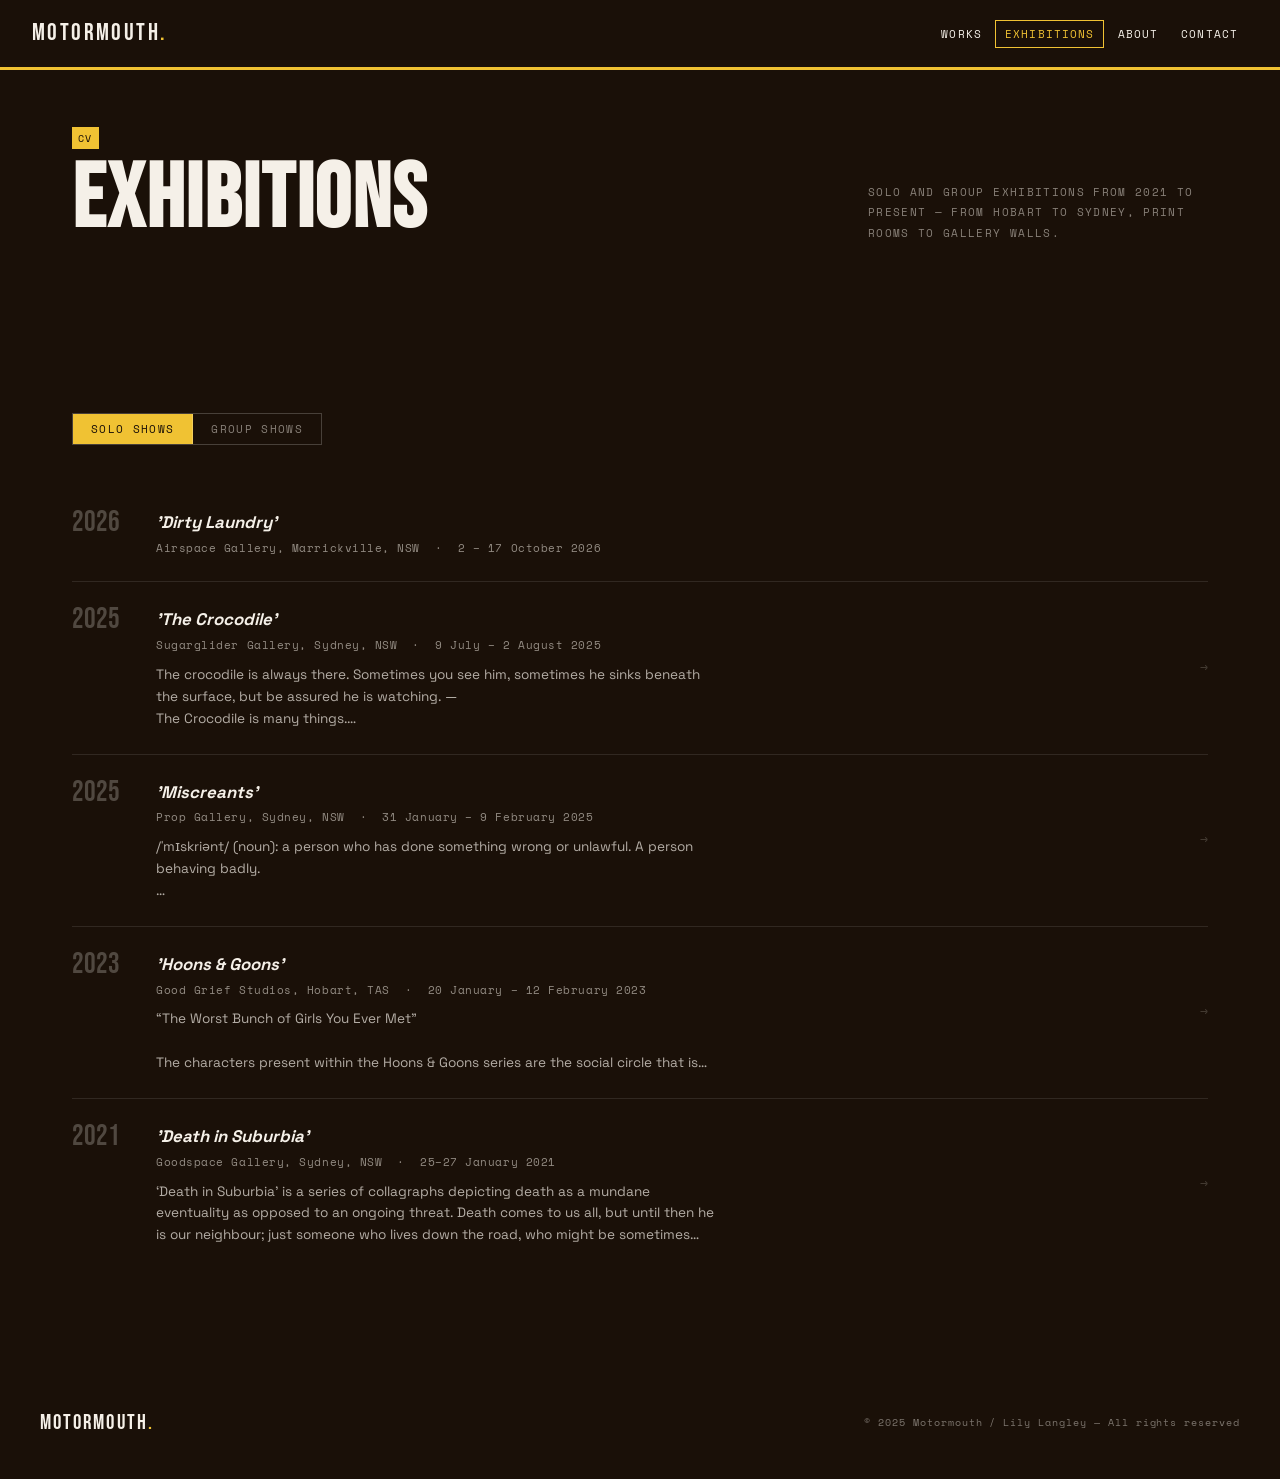
<file: exhibitions.html>
<!DOCTYPE html>
<html lang="en">
<head>
  <meta charset="UTF-8" />
  <meta name="viewport" content="width=device-width, initial-scale=1.0" />
  <title>Exhibitions — Motormouth</title>
  <link rel="preconnect" href="https://fonts.googleapis.com" />
  <link rel="preconnect" href="https://fonts.gstatic.com" crossorigin />
  <link href="https://fonts.googleapis.com/css2?family=Bebas+Neue&family=Space+Grotesk:wght@300;400;500;700&family=Space+Mono:ital,wght@0,400;0,700;1,400&display=swap" rel="stylesheet" />
  <link rel="stylesheet" href="style.css" />
  <style>
    .exh-item { cursor: default; }
    .exh-item.linked {
      cursor: pointer; text-decoration: none; display: grid;
      grid-template-columns: auto 1fr auto;
      gap: 1.5rem; align-items: start;
      padding: 1.5rem 0; border-bottom: 1px solid rgba(255,255,255,0.1);
      transition: background 0.15s, padding-left 0.15s;
    }
    .exh-item.linked:last-child { border-bottom: none; }
    .exh-item.linked:hover { padding-left: 0.75rem; }
    .exh-item.linked:hover .exh-name { color: var(--yellow); }
    .exh-item.linked:hover .exh-year { color: rgba(245,240,232,0.5); }
    .exh-item.linked .exh-arrow {
      align-self: center; font-family: 'Space Mono', monospace; font-size: 0.8rem;
      color: rgba(245,240,232,0.2); transition: color 0.15s, transform 0.15s;
    }
    .exh-item.linked:hover .exh-arrow { color: var(--yellow); transform: translateX(4px); }
  </style>
</head>
<body>

  <nav id="nav">
    <a href="index.html" class="nav-logo">Motormouth<span>.</span></a>
    <button class="nav-burger" id="burgerBtn" aria-label="Menu">
      <span></span><span></span><span></span>
    </button>
    <ul class="nav-links" id="navLinks">
      <li><a href="works.html">Works</a></li>
      <li><a href="exhibitions.html" class="active">Exhibitions</a></li>
      <li><a href="index.html#about">About</a></li>
      <li><a href="index.html#contact">Contact</a></li>
    </ul>
  </nav>

  <div class="page-header">
    <div class="page-header-inner">
      <div>
        <span class="tag yellow">CV</span>
        <h1 class="section-title" style="margin-top:0.5rem">Exhibitions</h1>
      </div>
      <p class="page-header-sub">
        Solo and group exhibitions from 2021 to present — from Hobart to Sydney, print rooms to gallery walls.
      </p>
    </div>
  </div>

  <section id="exhibitions">
    <div class="container">

      <div class="exh-tabs reveal">
        <button class="exh-tab active" data-tab="solo">Solo Shows</button>
        <button class="exh-tab" data-tab="group">Group Shows</button>
      </div>

      <div class="exh-list active" id="tab-solo">
        <!-- rendered by JS -->
      </div>

      <div class="exh-list" id="tab-group">
        <!-- rendered by JS -->
      </div>

    </div>
  </section>

  <footer>
    <a href="index.html" class="footer-logo">Motormouth<span>.</span></a>
    <div class="footer-copy">© 2025 Motormouth / Lily Langley — All rights reserved</div>
  </footer>

  <script>
    document.getElementById('burgerBtn').addEventListener('click', () => {
      document.getElementById('navLinks').classList.toggle('open');
    });

    document.querySelectorAll('.exh-tab').forEach(tab => {
      tab.addEventListener('click', () => {
        document.querySelectorAll('.exh-tab').forEach(t => t.classList.remove('active'));
        document.querySelectorAll('.exh-list').forEach(l => l.classList.remove('active'));
        tab.classList.add('active');
        document.getElementById('tab-' + tab.dataset.tab).classList.add('active');
        observeReveal();
      });
    });

    const io = new IntersectionObserver(entries => {
      entries.forEach(e => {
        if (e.isIntersecting) { e.target.classList.add('visible'); io.unobserve(e.target); }
      });
    }, { threshold: 0.1 });

    function observeReveal() {
      document.querySelectorAll('.reveal:not(.visible)').forEach(el => io.observe(el));
    }

    function renderExhibitions(exhibitions) {
      const solo  = exhibitions.filter(e => e.type === 'solo');
      const group = exhibitions.filter(e => e.type === 'group');

      document.getElementById('tab-solo').innerHTML  = buildList(solo);
      document.getElementById('tab-group').innerHTML = buildList(group);
      observeReveal();
    }

    function isUpcoming(ex) {
      // Parse the end date from the dates string, e.g. "2 – 17 October 2025" or "9 July – 2 August 2025"
      const today = new Date(); today.setHours(0,0,0,0);
      const str = ex.dates || '';
      // Try to extract the last date portion (end date)
      const months = { january:0,february:1,march:2,april:3,may:4,june:5,july:6,august:7,september:8,october:9,november:10,december:11 };
      // Match patterns like "9 July – 2 August 2025" or "2 – 17 October 2025"
      const m = str.match(/(\d{1,2})\s+([A-Za-z]+)\s+(\d{4})$/);
      if (m) {
        const month = months[m[2].toLowerCase()];
        if (month !== undefined) {
          const end = new Date(parseInt(m[3]), month, parseInt(m[1]));
          return end >= today;
        }
      }
      // Fallback to JSON field
      return !!ex.upcoming;
    }

    function buildList(items) {
      if (!items.length) return '<p style="font-family:\'Space Mono\',monospace;font-size:.7rem;opacity:.4;padding:2rem 0;letter-spacing:.08em;text-transform:uppercase">None yet.</p>';

      const upcoming = items.filter(e => isUpcoming(e));
      const past     = items.filter(e => !isUpcoming(e));
      let html = '';

      if (upcoming.length) {
        html += '<p class="exh-section-label reveal">Upcoming</p>';
        html += upcoming.map(exhRow).join('');
        if (past.length) html += '<p class="exh-section-label reveal" style="margin-top:2.5rem">Past</p>';
      }
      html += past.map(exhRow).join('');
      return html;
    }

    function exhRow(ex) {
      const venueLine = `${esc(ex.venue)}, ${esc(ex.city||'')} &nbsp;·&nbsp; ${esc(ex.dates)}`;
      const descLine  = ex.description ? `<div class="exh-desc">${esc(ex.description)}</div>` : '';
      if (ex.page) {
        return `<a href="${esc(ex.page)}" class="exh-item linked reveal">
          <div class="exh-year">${esc(ex.year)}</div>
          <div class="exh-body">
            <div class="exh-name">${esc(ex.displayTitle||ex.title)}</div>
            <div class="exh-venue">${venueLine}</div>
            ${descLine}
          </div>
          <div class="exh-badge" style="display:flex;align-items:center;gap:0.75rem;">
            ${isUpcoming(ex) ? '<span class="tag yellow">Upcoming</span>' : ''}
            <span class="exh-arrow">→</span>
          </div>
        </a>`;
      } else {
        return `<div class="exh-item reveal">
          <div class="exh-year">${esc(ex.year)}</div>
          <div class="exh-body">
            <div class="exh-name">${esc(ex.displayTitle||ex.title)}</div>
            <div class="exh-venue">${venueLine}</div>
            ${descLine}
          </div>
          <div class="exh-badge">${isUpcoming(ex) ? '<span class="tag yellow">Upcoming</span>' : ''}</div>
        </div>`;
      }
    }

    function esc(s) {
      return String(s||'').replace(/&/g,'&amp;').replace(/</g,'&lt;').replace(/>/g,'&gt;').replace(/"/g,'&quot;');
    }

    (async () => {
      try {
        const r = await fetch('data/exhibitions.json');
        if (!r.ok) throw new Error();
        renderExhibitions(await r.json());
      } catch(_) {
        ['tab-solo','tab-group'].forEach(id => {
          document.getElementById(id).innerHTML =
            '<p style="font-family:\'Space Mono\',monospace;font-size:.7rem;opacity:.4;padding:2rem 0;letter-spacing:.08em;text-transform:uppercase">Could not load exhibitions.</p>';
        });
      }
    })();
  </script>
</body>
</html>
</file>
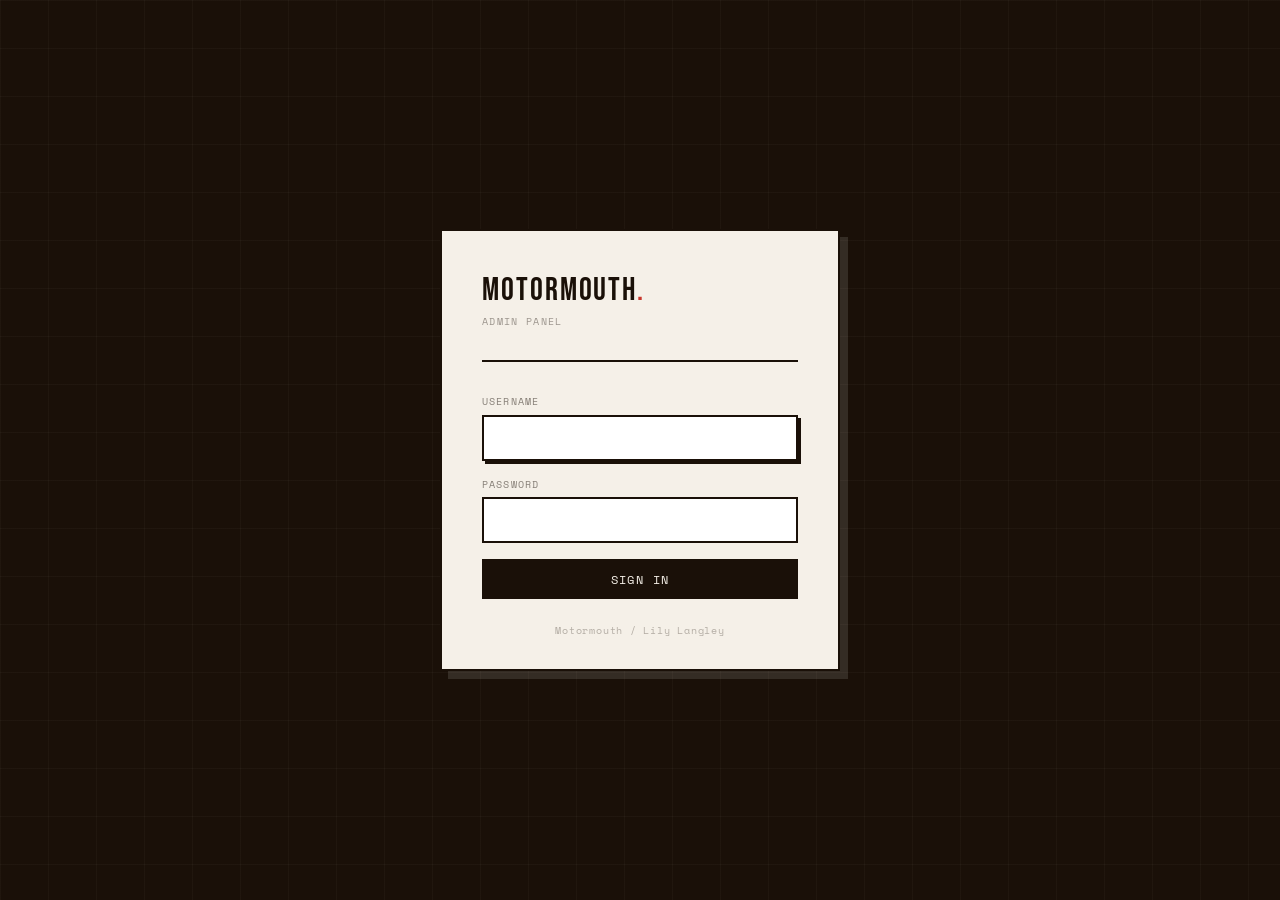
<file: admin/login.html>
<!DOCTYPE html>
<html lang="en">
<head>
  <meta charset="UTF-8" />
  <meta name="viewport" content="width=device-width, initial-scale=1.0" />
  <title>Admin Login — Motormouth</title>
  <link href="https://fonts.googleapis.com/css2?family=Bebas+Neue&family=Space+Grotesk:wght@300;400;500;700&family=Space+Mono:ital,wght@0,400;0,700;1,400&display=swap" rel="stylesheet" />
  <style>
    *, *::before, *::after { box-sizing: border-box; margin: 0; padding: 0; }

    :root {
      --ink:    #1a1008;
      --paper:  #f5f0e8;
      --cream:  #ede8dc;
      --red:    #c8372d;
      --yellow: #f0c233;
      --border: 2px solid var(--ink);
    }

    body {
      font-family: 'Space Grotesk', sans-serif;
      background: var(--ink);
      min-height: 100dvh;
      display: flex;
      flex-direction: column;
      align-items: center;
      justify-content: center;
      padding: 2rem;
      position: relative;
      overflow: hidden;
    }

    /* subtle texture grid */
    body::before {
      content: '';
      position: fixed; inset: 0;
      background-image:
        linear-gradient(rgba(245,240,232,0.03) 1px, transparent 1px),
        linear-gradient(90deg, rgba(245,240,232,0.03) 1px, transparent 1px);
      background-size: 48px 48px;
      pointer-events: none;
    }

    .login-card {
      background: var(--paper);
      border: var(--border);
      box-shadow: 8px 8px 0 rgba(245,240,232,0.12);
      width: 100%;
      max-width: 400px;
      padding: 2.5rem 2.5rem 2rem;
      position: relative;
      z-index: 1;
    }

    .login-logo {
      font-family: 'Bebas Neue', sans-serif;
      font-size: 2rem;
      letter-spacing: 0.06em;
      color: var(--ink);
      text-decoration: none;
      display: block;
      margin-bottom: 0.3rem;
    }
    .login-logo span { color: var(--red); }

    .login-eyebrow {
      font-family: 'Space Mono', monospace;
      font-size: 0.6rem;
      letter-spacing: 0.14em;
      text-transform: uppercase;
      color: rgba(26,16,8,0.4);
      margin-bottom: 2rem;
    }

    .login-divider {
      border: none;
      border-top: var(--border);
      margin-bottom: 2rem;
    }

    .field {
      display: flex;
      flex-direction: column;
      gap: 0.4rem;
      margin-bottom: 1rem;
    }

    .field label {
      font-family: 'Space Mono', monospace;
      font-size: 0.6rem;
      letter-spacing: 0.12em;
      text-transform: uppercase;
      color: rgba(26,16,8,0.5);
    }

    .field input {
      font-family: 'Space Grotesk', sans-serif;
      font-size: 1rem;
      padding: 0.65rem 0.85rem;
      border: var(--border);
      background: white;
      color: var(--ink);
      outline: none;
      transition: box-shadow 0.15s;
      width: 100%;
    }
    .field input:focus { box-shadow: 3px 3px 0 var(--ink); }

    .login-btn {
      width: 100%;
      margin-top: 0.5rem;
      font-family: 'Space Mono', monospace;
      font-size: 0.72rem;
      letter-spacing: 0.12em;
      text-transform: uppercase;
      padding: 0.85em;
      border: var(--border);
      background: var(--ink);
      color: var(--paper);
      cursor: pointer;
      transition: background 0.15s;
      display: flex;
      align-items: center;
      justify-content: center;
      gap: 0.6rem;
    }
    .login-btn:hover { background: #3a2a18; }
    .login-btn:disabled { opacity: 0.5; cursor: not-allowed; }

    .error-msg {
      margin-top: 1rem;
      padding: 0.7rem 0.9rem;
      border-left: 4px solid var(--red);
      background: rgba(200,55,45,0.07);
      font-size: 0.82rem;
      color: var(--red);
      display: none;
    }
    .error-msg.show { display: block; }

    .spinner {
      display: inline-block;
      width: 14px; height: 14px;
      border: 2px solid rgba(245,240,232,0.35);
      border-top-color: var(--paper);
      border-radius: 50%;
      animation: spin 0.6s linear infinite;
    }
    @keyframes spin { to { transform: rotate(360deg); } }

    .login-footer {
      margin-top: 1.5rem;
      font-family: 'Space Mono', monospace;
      font-size: 0.6rem;
      letter-spacing: 0.08em;
      text-align: center;
      color: rgba(26,16,8,0.3);
    }
  </style>
</head>
<body>
  <div class="login-card">
    <a href="https://motormouthcomics.art/" class="login-logo">Motormouth<span>.</span></a>
    <div class="login-eyebrow">Admin Panel</div>
    <hr class="login-divider" />

    <form id="loginForm" onsubmit="handleLogin(event)">
      <div class="field">
        <label for="username">Username</label>
        <input id="username" type="text" autocomplete="username" autocapitalize="none" spellcheck="false" required />
      </div>
      <div class="field">
        <label for="password">Password</label>
        <input id="password" type="password" autocomplete="current-password" required />
      </div>
      <div class="error-msg" id="errorMsg"></div>
      <button class="login-btn" id="loginBtn" type="submit">
        <span id="btnLabel">Sign in</span>
      </button>
    </form>

    <div class="login-footer">Motormouth / Lily Langley</div>
  </div>

  <script>
    // Netlify serves this panel at site root; local admin.py serves it under /admin/
    const ADMIN_HOME = location.pathname.startsWith('/admin') ? '/admin/' : '/';

    // Focus username on load
    document.getElementById('username').focus();

    async function handleLogin(e) {
      e.preventDefault();
      const btn      = document.getElementById('loginBtn');
      const label    = document.getElementById('btnLabel');
      const errorEl  = document.getElementById('errorMsg');
      const username = document.getElementById('username').value.trim();
      const password = document.getElementById('password').value;

      btn.disabled = true;
      label.innerHTML = '<span class="spinner"></span>';
      errorEl.classList.remove('show');

      try {
        const res = await fetch('/api/login', {
          method:  'POST',
          headers: {'Content-Type': 'application/json'},
          body:    JSON.stringify({ username, password })
        });
        const data = await res.json();

        if (res.ok && data.ok) {
          // Redirect to admin
          window.location.href = ADMIN_HOME;
        } else {
          errorEl.textContent = data.error || 'Incorrect username or password.';
          errorEl.classList.add('show');
          document.getElementById('password').value = '';
          document.getElementById('password').focus();
        }
      } catch (_) {
        errorEl.textContent = 'Could not connect — check your connection and try again.';
        errorEl.classList.add('show');
      }

      btn.disabled = false;
      label.textContent = 'Sign in';
    }
  </script>
</body>
</html>
</file>
<file: style.css>
/* ── Reset & Base ─────────────────────────────────── */
*, *::before, *::after { box-sizing: border-box; margin: 0; padding: 0; }

:root {
  --ink:    #1a1008;
  --paper:  #f5f0e8;
  --cream:  #ede8dc;
  --red:    #c8372d;
  --yellow: #f0c233;
  --border: 2.5px solid var(--ink);
  --shadow: 5px 5px 0 var(--ink);
}

html { scroll-behavior: smooth; }

body {
  background: var(--paper);
  color: var(--ink);
  font-family: 'Space Grotesk', sans-serif;
  font-size: 16px;
  line-height: 1.6;
  overflow-x: hidden;
}

a { color: inherit; text-decoration: none; }
img { display: block; max-width: 100%; }

/* ── Utility ──────────────────────────────────────── */
.container { max-width: 1200px; margin: 0 auto; padding: 0 2rem; }
.tag {
  display: inline-block;
  background: var(--ink);
  color: var(--paper);
  font-family: 'Space Mono', monospace;
  font-size: 0.65rem;
  letter-spacing: 0.12em;
  text-transform: uppercase;
  padding: 0.25em 0.6em;
}
.tag.red { background: var(--red); }
.tag.yellow { background: var(--yellow); color: var(--ink); }

.section-title {
  font-family: 'Bebas Neue', sans-serif;
  font-size: clamp(3rem, 7vw, 6rem);
  line-height: 0.95;
  letter-spacing: 0.02em;
}

/* ── Nav ──────────────────────────────────────────── */
#nav {
  position: fixed;
  top: 0; left: 0; right: 0;
  z-index: 100;
  background: var(--ink);
  border-bottom: 3px solid var(--yellow);
  padding: 0.9rem 2rem;
  display: flex;
  align-items: center;
  justify-content: space-between;
  gap: 1rem;
}

.nav-logo {
  font-family: 'Bebas Neue', sans-serif;
  font-size: 1.5rem;
  color: var(--paper);
  letter-spacing: 0.1em;
}
.nav-logo span { color: var(--yellow); }

.nav-links {
  display: flex;
  gap: 0.2rem;
  list-style: none;
  flex-wrap: wrap;
}
.nav-links a {
  font-family: 'Space Mono', monospace;
  font-size: 0.7rem;
  letter-spacing: 0.1em;
  text-transform: uppercase;
  color: var(--paper);
  padding: 0.4em 0.8em;
  border: 1.5px solid transparent;
  transition: border-color 0.15s, color 0.15s;
}
.nav-links a:hover,
.nav-links a.active { border-color: var(--yellow); color: var(--yellow); }

.nav-burger {
  display: none;
  flex-direction: column;
  gap: 5px;
  cursor: pointer;
  background: none;
  border: none;
  padding: 4px;
}
.nav-burger span {
  display: block;
  width: 24px;
  height: 2px;
  background: var(--paper);
  transition: transform 0.2s;
}

@media (max-width: 640px) {
  .nav-links { display: none; position: absolute; top: 100%; left: 0; right: 0; background: var(--ink); flex-direction: column; padding: 1rem 2rem; border-bottom: 3px solid var(--yellow); }
  .nav-links.open { display: flex; }
  .nav-burger { display: flex; }
}

/* ── Page header (inner pages) ────────────────────── */
.page-header {
  padding-top: 60px;
  border-bottom: var(--border);
  background: var(--ink);
  color: var(--paper);
}
.page-header-inner {
  padding: 4rem 2rem 3rem;
  max-width: 1200px;
  margin: 0 auto;
  display: flex;
  align-items: flex-end;
  justify-content: space-between;
  gap: 2rem;
  flex-wrap: wrap;
}
.page-header .section-title { color: var(--paper); }
.page-header-sub {
  font-family: 'Space Mono', monospace;
  font-size: 0.7rem;
  letter-spacing: 0.12em;
  text-transform: uppercase;
  color: rgba(245,240,232,0.5);
  max-width: 340px;
  line-height: 1.8;
}

/* ── Hero ─────────────────────────────────────────── */
#hero {
  min-height: 100svh;
  padding-top: 60px;
  display: grid;
  grid-template-columns: 1fr 1fr;
  border-bottom: var(--border);
}

.hero-left {
  display: flex;
  flex-direction: column;
  justify-content: flex-end;
  padding: 4rem 3rem 4rem 2rem;
  border-right: var(--border);
  position: relative;
  overflow: hidden;
}

.hero-eyebrow {
  font-family: 'Space Mono', monospace;
  font-size: 0.7rem;
  letter-spacing: 0.18em;
  text-transform: uppercase;
  color: var(--red);
  margin-bottom: 1rem;
}

.hero-name {
  font-family: 'Bebas Neue', sans-serif;
  font-size: clamp(4.5rem, 11vw, 10rem);
  line-height: 0.88;
  letter-spacing: 0.01em;
  margin-bottom: 1.5rem;
}

.hero-tagline {
  font-size: 1.05rem;
  font-weight: 300;
  max-width: 400px;
  line-height: 1.7;
  margin-bottom: 2.5rem;
  color: #3a3028;
}

.hero-ctas {
  display: flex;
  gap: 1rem;
  flex-wrap: wrap;
}

.btn {
  font-family: 'Space Mono', monospace;
  font-size: 0.72rem;
  letter-spacing: 0.12em;
  text-transform: uppercase;
  padding: 0.75em 1.6em;
  border: var(--border);
  cursor: pointer;
  transition: transform 0.12s, box-shadow 0.12s, background 0.12s;
  display: inline-block;
}
.btn:hover { transform: translate(-2px, -2px); box-shadow: var(--shadow); }
.btn-primary { background: var(--ink); color: var(--paper); }
.btn-secondary { background: transparent; color: var(--ink); }
.btn-secondary:hover { background: var(--yellow); }

.hero-right {
  background: var(--cream);
  position: relative;
  overflow: hidden;
  display: flex;
  align-items: center;
  justify-content: center;
}

.hero-art {
  width: 100%;
  height: 100%;
  min-height: 400px;
  display: flex;
  align-items: center;
  justify-content: center;
}
.hero-art svg {
  width: 100%;
  height: 100%;
  max-height: 100svh;
}

@media (max-width: 768px) {
  #hero { grid-template-columns: 1fr; }
  .hero-left { padding: 3rem 1.5rem; border-right: none; border-bottom: var(--border); }
  .hero-right { min-height: 50vw; }
}

/* ── Ticker ───────────────────────────────────────── */
.ticker {
  background: var(--yellow);
  border-top: var(--border);
  border-bottom: var(--border);
  padding: 0.6rem 0;
  overflow: hidden;
  white-space: nowrap;
}
.ticker-inner {
  display: inline-flex;
  animation: ticker 40s linear infinite;
}
.ticker-inner span {
  font-family: 'Space Mono', monospace;
  font-size: 0.7rem;
  letter-spacing: 0.15em;
  text-transform: uppercase;
  margin-right: 3rem;
}
@keyframes ticker {
  from { transform: translateX(0); }
  to { transform: translateX(-50%); }
}
.ticker:hover .ticker-inner { animation-play-state: paused; }

/* ── Filter pills ─────────────────────────────────── */
.filter-bar {
  display: flex;
  align-items: center;
  gap: 0.4rem;
  flex-wrap: wrap;
  padding: 2rem 0 2.5rem;
}

.filter-divider {
  width: 1px;
  height: 1.2em;
  background: var(--ink);
  opacity: 0.2;
  margin: 0 0.4rem;
}

.filter-pill {
  font-family: 'Space Mono', monospace;
  font-size: 0.65rem;
  letter-spacing: 0.1em;
  text-transform: uppercase;
  padding: 0.45em 1.1em;
  border: var(--border);
  background: transparent;
  color: var(--ink);
  cursor: pointer;
  transition: background 0.12s, color 0.12s, transform 0.12s, box-shadow 0.12s;
}
.filter-pill:hover { transform: translate(-2px, -2px); box-shadow: var(--shadow); }
.filter-pill.active { background: var(--ink); color: var(--paper); }

.filter-pill--selling.active { background: var(--red); border-color: var(--red); color: var(--paper); }
.filter-pill--selling:hover { background: var(--red); border-color: var(--red); color: var(--paper); box-shadow: 5px 5px 0 var(--red); }

.work-card.hidden { display: none; }

/* ── Works for Sale ───────────────────────────────── */
#works {
  padding: 5rem 0 6rem;
}

.section-header {
  display: flex;
  align-items: flex-end;
  justify-content: space-between;
  gap: 2rem;
  margin-bottom: 3rem;
  flex-wrap: wrap;
}

.works-grid {
  display: grid;
  grid-template-columns: repeat(auto-fill, minmax(280px, 1fr));
  gap: 0;
}

.work-card {
  border: var(--border);
  margin: -1.25px;
  overflow: hidden;
  position: relative;
  cursor: pointer;
  background: var(--cream);
  transition: z-index 0s;
}
.work-card:hover { z-index: 2; }

.work-img {
  aspect-ratio: 4/5;
  overflow: hidden;
  background: var(--cream);
  position: relative;
  display: flex;
  align-items: center;
  justify-content: center;
}
.work-img svg {
  width: 100%;
  height: 100%;
  transition: transform 0.4s ease;
}
.work-card:hover .work-img svg { transform: scale(1.04); }

.work-sold-overlay {
  position: absolute;
  inset: 0;
  background: rgba(200, 55, 45, 0.85);
  display: flex;
  align-items: center;
  justify-content: center;
  opacity: 0;
  pointer-events: none;
  transition: opacity 0.2s;
}
.work-card.sold .work-sold-overlay { opacity: 1; }
.work-sold-overlay span {
  font-family: 'Bebas Neue', sans-serif;
  font-size: 3rem;
  color: var(--paper);
  letter-spacing: 0.1em;
  transform: rotate(-15deg);
  border: 4px solid var(--paper);
  padding: 0.1em 0.4em;
}

.work-info {
  padding: 1.2rem;
  border-top: var(--border);
}
.work-title {
  font-family: 'Space Grotesk', sans-serif;
  font-weight: 700;
  font-size: 1rem;
  margin-bottom: 0.25rem;
}
.work-meta {
  font-family: 'Space Mono', monospace;
  font-size: 0.65rem;
  color: #6b5f50;
  margin-bottom: 0.8rem;
  line-height: 1.8;
}
.work-price {
  font-family: 'Bebas Neue', sans-serif;
  font-size: 1.5rem;
  letter-spacing: 0.05em;
}
.work-price.sold { color: var(--red); }

.work-actions {
  margin-top: 0.8rem;
  display: flex;
  gap: 0.5rem;
}
.work-actions .btn {
  font-size: 0.62rem;
  padding: 0.5em 1em;
  flex: 1;
  text-align: center;
}

/* ── Exhibitions ──────────────────────────────────── */
#exhibitions {
  padding: 5rem 0 6rem;
  background: var(--ink);
  color: var(--paper);
  min-height: calc(100vh - 60px);
}

.exh-tabs {
  display: flex;
  gap: 0;
  margin: 2.5rem 0;
  border: 1.5px solid rgba(255,255,255,0.2);
  width: fit-content;
}
.exh-tab {
  font-family: 'Space Mono', monospace;
  font-size: 0.7rem;
  letter-spacing: 0.12em;
  text-transform: uppercase;
  padding: 0.6em 1.6em;
  cursor: pointer;
  background: transparent;
  color: rgba(245,240,232,0.5);
  border: none;
  border-right: 1.5px solid rgba(255,255,255,0.2);
  transition: background 0.15s, color 0.15s;
}
.exh-tab:last-child { border-right: none; }
.exh-tab.active { background: var(--yellow); color: var(--ink); }

.exh-list { display: none; }
.exh-list.active { display: block; }

.exh-section-label {
  font-family: 'Space Mono', monospace;
  font-size: 0.65rem;
  letter-spacing: 0.2em;
  text-transform: uppercase;
  color: var(--yellow);
  margin-bottom: 1.5rem;
  margin-top: 2.5rem;
}
.exh-section-label:first-child { margin-top: 0; }

.exh-item {
  display: grid;
  grid-template-columns: auto 1fr auto;
  gap: 1.5rem;
  align-items: start;
  padding: 1.5rem 0;
  border-bottom: 1px solid rgba(255,255,255,0.1);
  position: relative;
}
.exh-item:last-child { border-bottom: none; }

.exh-year {
  font-family: 'Bebas Neue', sans-serif;
  font-size: 1.8rem;
  color: rgba(245,240,232,0.25);
  line-height: 1;
  min-width: 60px;
}

.exh-name {
  font-family: 'Space Grotesk', sans-serif;
  font-weight: 700;
  font-size: 1.05rem;
  font-style: italic;
  margin-bottom: 0.25rem;
}
.exh-venue {
  font-family: 'Space Mono', monospace;
  font-size: 0.68rem;
  color: rgba(245,240,232,0.55);
  letter-spacing: 0.05em;
}
.exh-desc {
  font-size: 0.85rem;
  color: rgba(245,240,232,0.7);
  line-height: 1.6;
  margin-top: 0.6rem;
  max-width: 560px;
  white-space: pre-line;
  display: -webkit-box;
  -webkit-line-clamp: 3;
  -webkit-box-orient: vertical;
  overflow: hidden;
}

.exh-badge { align-self: center; }

/* ── About ────────────────────────────────────────── */
#about {
  padding: 6rem 0;
  border-bottom: var(--border);
}

.about-grid {
  display: grid;
  grid-template-columns: 1fr 1fr;
  gap: 0;
  border: var(--border);
}

.about-visual {
  background: var(--cream);
  border-right: var(--border);
  display: flex;
  align-items: center;
  justify-content: center;
  min-height: 500px;
  overflow: hidden;
}
.about-visual svg { width: 100%; height: 100%; }

.about-text {
  padding: 3rem;
  display: flex;
  flex-direction: column;
  justify-content: center;
  gap: 1.5rem;
}

.about-bio {
  font-size: 1.05rem;
  line-height: 1.8;
  color: #3a3028;
}

.about-facts {
  display: grid;
  grid-template-columns: 1fr 1fr;
  gap: 1rem;
  padding-top: 1rem;
  border-top: var(--border);
}

.fact-label {
  font-family: 'Space Mono', monospace;
  font-size: 0.6rem;
  letter-spacing: 0.15em;
  text-transform: uppercase;
  color: var(--red);
  margin-bottom: 0.2rem;
}
.fact-value {
  font-weight: 600;
  font-size: 0.9rem;
}

.about-press { padding-top: 1rem; border-top: var(--border); }
.press-label {
  font-family: 'Space Mono', monospace;
  font-size: 0.6rem;
  letter-spacing: 0.15em;
  text-transform: uppercase;
  color: var(--red);
  margin-bottom: 0.6rem;
}
.press-list { display: flex; flex-wrap: wrap; gap: 0.5rem; }
.press-pill {
  font-family: 'Space Mono', monospace;
  font-size: 0.63rem;
  letter-spacing: 0.05em;
  padding: 0.3em 0.8em;
  border: 1.5px solid var(--ink);
}

@media (max-width: 768px) {
  .about-grid { grid-template-columns: 1fr; }
  .about-visual { border-right: none; border-bottom: var(--border); min-height: 300px; }
  .about-text { padding: 2rem 1.5rem; }
}

/* ── Contact ──────────────────────────────────────── */
#contact {
  padding: 5rem 0;
  border-bottom: var(--border);
}

.contact-grid {
  display: grid;
  grid-template-columns: 1fr 1fr;
  gap: 4rem;
  align-items: start;
}

.contact-form { display: flex; flex-direction: column; gap: 1rem; }

.form-group { display: flex; flex-direction: column; gap: 0.4rem; }
.form-label {
  font-family: 'Space Mono', monospace;
  font-size: 0.65rem;
  letter-spacing: 0.12em;
  text-transform: uppercase;
}
.form-input, .form-textarea {
  background: var(--cream);
  border: var(--border);
  padding: 0.75em 1em;
  font-family: 'Space Grotesk', sans-serif;
  font-size: 0.95rem;
  color: var(--ink);
  outline: none;
  transition: box-shadow 0.15s;
  resize: none;
}
.form-input:focus, .form-textarea:focus { box-shadow: 4px 4px 0 var(--ink); }
.form-textarea { min-height: 140px; }

.contact-info { display: flex; flex-direction: column; gap: 2rem; }
.contact-item-label {
  font-family: 'Space Mono', monospace;
  font-size: 0.6rem;
  letter-spacing: 0.18em;
  text-transform: uppercase;
  color: var(--red);
  margin-bottom: 0.2rem;
}
.contact-item-value { font-size: 1rem; font-weight: 500; }

.social-links { display: flex; gap: 0.5rem; flex-wrap: wrap; }
.social-link {
  font-family: 'Space Mono', monospace;
  font-size: 0.65rem;
  letter-spacing: 0.08em;
  text-transform: uppercase;
  padding: 0.5em 1em;
  border: var(--border);
  transition: background 0.12s, transform 0.12s;
}
.social-link:hover { background: var(--yellow); transform: translate(-2px, -2px); box-shadow: var(--shadow); }

@media (max-width: 768px) {
  .contact-grid { grid-template-columns: 1fr; }
}

/* ── Footer ───────────────────────────────────────── */
footer {
  background: var(--ink);
  color: var(--paper);
  padding: 2.5rem;
  display: flex;
  justify-content: space-between;
  align-items: center;
  gap: 1rem;
  flex-wrap: wrap;
}
.footer-logo {
  font-family: 'Bebas Neue', sans-serif;
  font-size: 1.3rem;
  letter-spacing: 0.1em;
}
.footer-logo span { color: var(--yellow); }
.footer-copy {
  font-family: 'Space Mono', monospace;
  font-size: 0.6rem;
  letter-spacing: 0.1em;
  color: rgba(245,240,232,0.45);
}

/* ── Lightbox ─────────────────────────────────────── */
#lightbox {
  position: fixed;
  inset: 0;
  z-index: 200;
  background: rgba(26,16,8,0.92);
  display: flex;
  align-items: center;
  justify-content: center;
  opacity: 0;
  pointer-events: none;
  transition: opacity 0.2s;
}
#lightbox.open { opacity: 1; pointer-events: all; }
.lightbox-inner {
  background: var(--paper);
  border: var(--border);
  max-width: 900px;
  width: 90vw;
  display: grid;
  grid-template-columns: 1fr 1fr;
  position: relative;
}
@media (max-width: 640px) { .lightbox-inner { grid-template-columns: 1fr; } }
.lightbox-img { aspect-ratio: 1; overflow: hidden; display: flex; align-items: center; justify-content: center; background: var(--cream); }
.lightbox-img svg { width: 100%; height: 100%; }
.lightbox-detail { padding: 2.5rem; display: flex; flex-direction: column; gap: 1rem; border-left: var(--border); }
@media (max-width: 640px) { .lightbox-detail { border-left: none; border-top: var(--border); } }
.lightbox-title { font-family: 'Bebas Neue', sans-serif; font-size: 2.5rem; line-height: 1; }
.lightbox-meta { font-family: 'Space Mono', monospace; font-size: 0.65rem; color: #6b5f50; line-height: 2; }
.lightbox-desc { font-size: 0.9rem; line-height: 1.7; color: #3a3028; white-space: pre-line; }
.lightbox-price { font-family: 'Bebas Neue', sans-serif; font-size: 2rem; margin-top: auto; }
.lightbox-close {
  position: absolute;
  top: -1px; right: -1px;
  width: 44px; height: 44px;
  background: var(--ink);
  color: var(--paper);
  font-size: 1.2rem;
  border: none;
  cursor: pointer;
  display: flex;
  align-items: center;
  justify-content: center;
  font-family: 'Space Mono', monospace;
}
.lightbox-close:hover { background: var(--red); }

/* ── Exhibition photo gallery ─────────────────────── */
.photo-section {
  padding: 5rem 0;
  border-bottom: var(--border);
}
.photo-grid {
  display: grid;
  grid-template-columns: repeat(auto-fill, minmax(300px, 1fr));
  gap: 0;
  margin-top: 2.5rem;
  border: var(--border);
}
.photo-item {
  position: relative;
  aspect-ratio: 4/5;
  overflow: hidden;
  cursor: zoom-in;
  border-right: var(--border);
  border-bottom: var(--border);
}
.photo-item:nth-child(n) { border-right: var(--border); }
/* remove double right borders at end of rows */
.photo-item svg,
.photo-item img {
  width: 100%;
  height: 100%;
  object-fit: cover;
  display: block;
  transition: transform 0.5s ease;
}
.photo-item:hover svg,
.photo-item:hover img { transform: scale(1.04); }
.photo-caption {
  position: absolute;
  bottom: 0; left: 0; right: 0;
  background: linear-gradient(transparent, rgba(26,16,8,0.82));
  color: var(--paper);
  padding: 2rem 1.2rem 1rem;
  transform: translateY(100%);
  transition: transform 0.25s ease;
}
.photo-item:hover .photo-caption { transform: translateY(0); }
.photo-caption-title {
  font-family: 'Space Grotesk', sans-serif;
  font-weight: 700;
  font-size: 0.9rem;
  font-style: italic;
}
.photo-caption-meta {
  font-family: 'Space Mono', monospace;
  font-size: 0.6rem;
  letter-spacing: 0.08em;
  color: rgba(245,240,232,0.6);
  margin-top: 0.2rem;
}

/* Photo lightbox */
#photo-lightbox {
  position: fixed;
  inset: 0;
  z-index: 200;
  background: rgba(26,16,8,0.96);
  display: flex;
  align-items: center;
  justify-content: center;
  opacity: 0;
  pointer-events: none;
  transition: opacity 0.2s;
}
#photo-lightbox.open { opacity: 1; pointer-events: all; }
.photo-lightbox-inner {
  position: relative;
  max-width: 80vw;
  max-height: 88vh;
  display: flex;
  flex-direction: column;
  align-items: center;
  gap: 1rem;
}
.photo-lightbox-inner svg,
.photo-lightbox-inner img {
  max-width: 80vw;
  max-height: 78vh;
  object-fit: contain;
  display: block;
  border: var(--border);
}
.photo-lightbox-caption {
  color: var(--paper);
  text-align: center;
}
.photo-lightbox-caption strong {
  font-family: 'Space Grotesk', sans-serif;
  font-style: italic;
  font-size: 1rem;
}
.photo-lightbox-caption span {
  font-family: 'Space Mono', monospace;
  font-size: 0.62rem;
  letter-spacing: 0.08em;
  color: rgba(245,240,232,0.5);
  margin-left: 0.8rem;
}
.photo-lightbox-close {
  position: absolute;
  top: -44px; right: 0;
  width: 44px; height: 44px;
  background: var(--ink);
  color: var(--paper);
  border: 1.5px solid rgba(255,255,255,0.2);
  font-size: 1.1rem;
  cursor: pointer;
  display: flex;
  align-items: center;
  justify-content: center;
  font-family: 'Space Mono', monospace;
}
.photo-lightbox-close:hover { background: var(--red); }

/* ── Exhibition detail page ───────────────────────── */
.exh-hero {
  padding-top: 60px;
  min-height: 55vh;
  background: var(--ink);
  color: var(--paper);
  display: flex;
  flex-direction: column;
  justify-content: flex-end;
  border-bottom: 3px solid var(--yellow);
  position: relative;
  overflow: hidden;
}
.exh-hero-bg {
  position: absolute;
  inset: 0;
  opacity: 0.07;
  background-size: cover;
  background-position: center;
}
.exh-hero-inner {
  max-width: 1200px;
  margin: 0 auto;
  padding: 4rem 2rem 3.5rem;
  position: relative;
  z-index: 1;
  width: 100%;
}
.exh-hero-meta {
  font-family: 'Space Mono', monospace;
  font-size: 0.68rem;
  letter-spacing: 0.15em;
  text-transform: uppercase;
  color: var(--yellow);
  margin-bottom: 1rem;
  display: flex;
  gap: 1.5rem;
  flex-wrap: wrap;
}
.exh-hero-title {
  font-family: 'Bebas Neue', sans-serif;
  font-size: clamp(3.5rem, 10vw, 8rem);
  line-height: 0.9;
  letter-spacing: 0.02em;
  margin-bottom: 1.5rem;
}
.exh-hero-tagline {
  font-size: 1.1rem;
  font-weight: 300;
  line-height: 1.75;
  max-width: 560px;
  color: rgba(245,240,232,0.75);
}

.exh-detail-body {
  padding: 5rem 0;
  border-bottom: var(--border);
}
.exh-detail-grid {
  display: grid;
  grid-template-columns: 1fr 2fr;
  gap: 5rem;
  align-items: start;
}
.exh-detail-sidebar {}
.exh-detail-label {
  font-family: 'Space Mono', monospace;
  font-size: 0.6rem;
  letter-spacing: 0.18em;
  text-transform: uppercase;
  color: var(--red);
  margin-bottom: 0.3rem;
  margin-top: 1.5rem;
}
.exh-detail-label:first-child { margin-top: 0; }
.exh-detail-value {
  font-size: 0.95rem;
  font-weight: 500;
  line-height: 1.6;
}
.exh-detail-text { font-size: 1.05rem; line-height: 1.85; color: #3a3028; }
.exh-detail-text p + p { margin-top: 1.2em; }

@media (max-width: 768px) {
  .exh-detail-grid { grid-template-columns: 1fr; gap: 2.5rem; }
}

.exh-works-section {
  padding: 5rem 0;
  border-bottom: var(--border);
}
.exh-works-grid {
  display: grid;
  grid-template-columns: repeat(auto-fill, minmax(260px, 1fr));
  gap: 0;
  margin-top: 2.5rem;
}

.exh-nav-strip {
  display: flex;
  border-top: var(--border);
}
.exh-nav-link {
  flex: 1;
  padding: 2rem;
  display: flex;
  flex-direction: column;
  gap: 0.4rem;
  border-right: var(--border);
  transition: background 0.15s;
}
.exh-nav-link:last-child { border-right: none; }
.exh-nav-link:hover { background: var(--cream); }
.exh-nav-dir {
  font-family: 'Space Mono', monospace;
  font-size: 0.6rem;
  letter-spacing: 0.15em;
  text-transform: uppercase;
  color: #6b5f50;
}
.exh-nav-name {
  font-family: 'Space Grotesk', sans-serif;
  font-weight: 700;
  font-size: 1rem;
  font-style: italic;
}

/* ── Animations ───────────────────────────────────── */
.reveal {
  opacity: 0;
  transform: translateY(24px);
  transition: opacity 0.55s ease, transform 0.55s ease;
}
.reveal.visible { opacity: 1; transform: none; }
</file>
